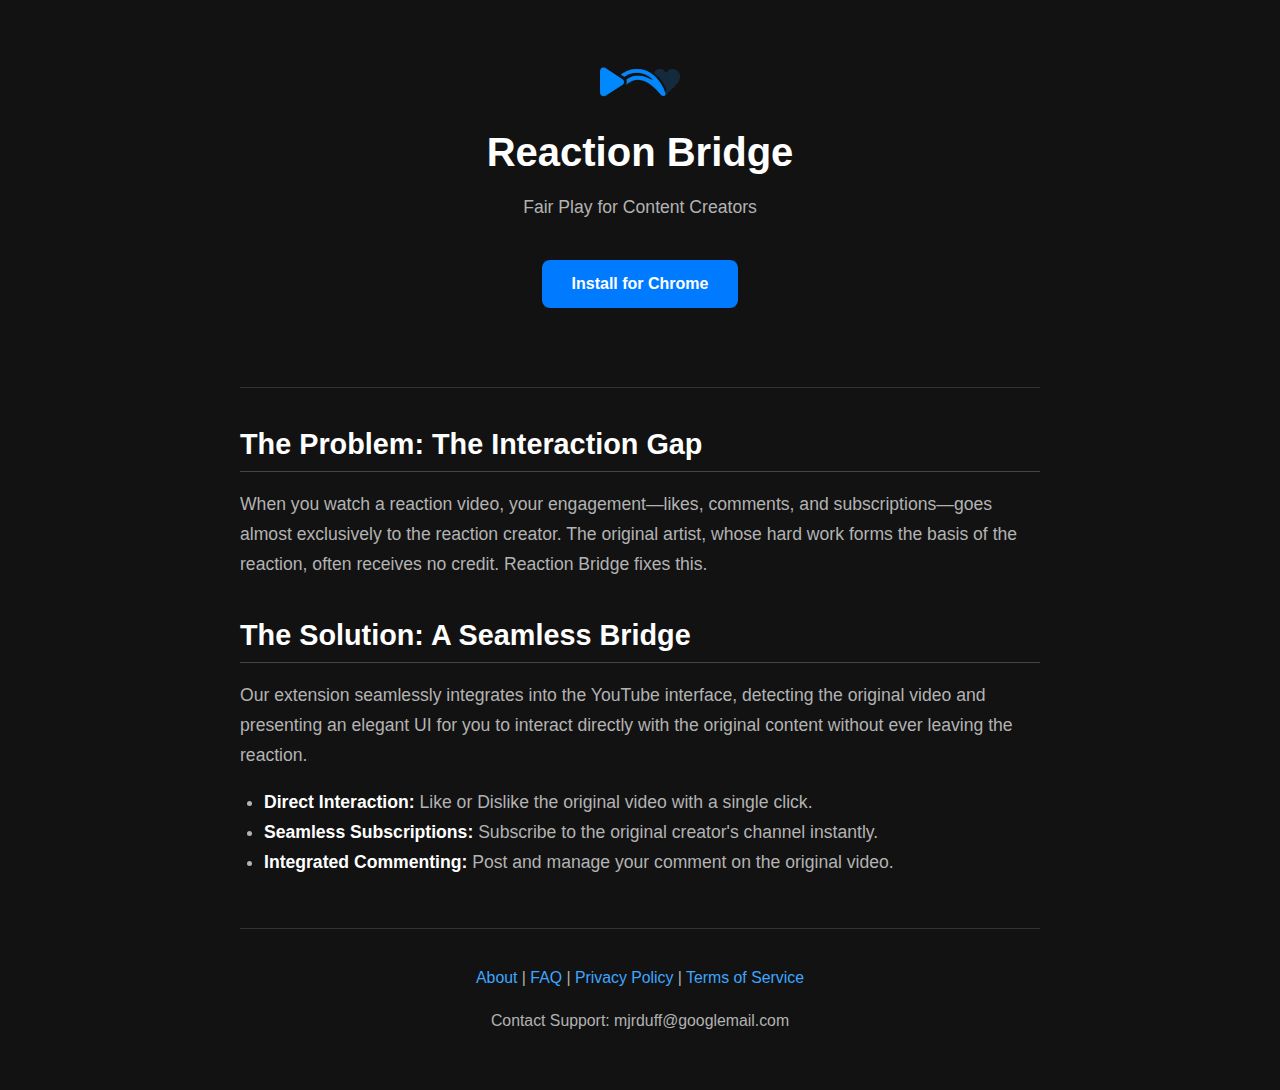
<file: index.html>
<!DOCTYPE html>
<html lang="en">
<head>
    <meta charset="UTF-8">
    <meta name="viewport" content="width=device-width, initial-scale=1.0">
    <meta name="google-site-verification" content="lBQYSsYKd82k62h7gyDHgV0wNcNaaYqQpk5CMCT_TYs" />
    <title>Reaction Bridge - Fair Play for Content Creators</title>
    <link rel="stylesheet" href="style.css">
</head>
<body>
<div class="container">
    <header>
        <img src="icon128.png" alt="Reaction Bridge Logo" class="logo">
        <h1>Reaction Bridge</h1>
        <p>Fair Play for Content Creators</p>
        <a href="https://chrome.google.com/webstore/detail/reaction-bridge/aidikmfhfabmbdcailimadpfmchkcake" id="install-button" class="cta-button">Install for Chrome</a>
        <p id="onboarding-status"></p>
    </header>

    <main>
        <h2>The Problem: The Interaction Gap</h2>
        <p>When you watch a reaction video, your engagement—likes, comments, and subscriptions—goes almost exclusively to the reaction creator. The original artist, whose hard work forms the basis of the reaction, often receives no credit. Reaction Bridge fixes this.</p>

        <h2>The Solution: A Seamless Bridge</h2>
        <p>Our extension seamlessly integrates into the YouTube interface, detecting the original video and presenting an elegant UI for you to interact directly with the original content without ever leaving the reaction.</p>
        <ul>
            <li><strong>Direct Interaction:</strong> Like or Dislike the original video with a single click.</li>
            <li><strong>Seamless Subscriptions:</strong> Subscribe to the original creator's channel instantly.</li>
            <li><strong>Integrated Commenting:</strong> Post and manage your comment on the original video.</li>
        </ul>
    </main>

    <footer>
        <p>
            <a href="about.html">About</a> |
            <a href="faq.html">FAQ</a> |
            <a href="privacy.html">Privacy Policy</a> |
            <a href="terms.html">Terms of Service</a>
        </p>
        <p>Contact Support: mjrduff@googlemail.com</p>
    </footer>
</div>
<script src="github-page.js"></script>
</body>
</html>
</file>
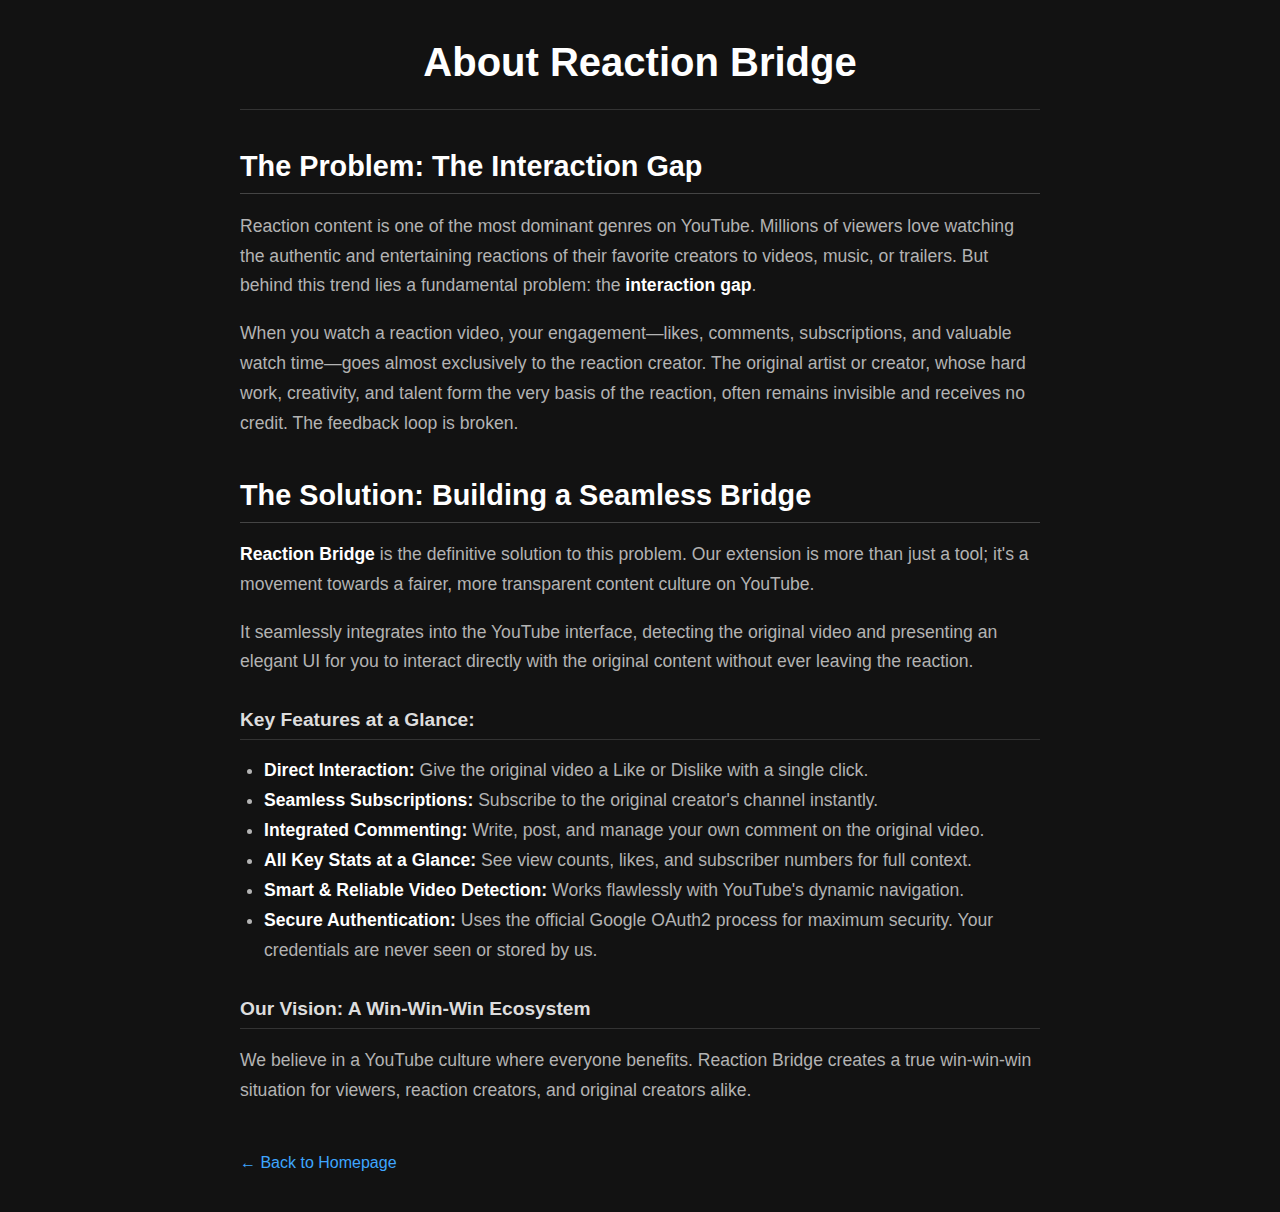
<file: about.html>
<!DOCTYPE html>
<html lang="en">
<head>
    <meta charset="UTF-8">
    <meta name="viewport" content="width=device-width, initial-scale=1.0">
    <title>About - Reaction Bridge</title>
    <link rel="stylesheet" href="style.css">
</head>
<body>
<div class="container">
    <header class="page-header">
        <h1>About Reaction Bridge</h1>
    </header>

    <main>
        <section>
            <h2>The Problem: The Interaction Gap</h2>
            <p>Reaction content is one of the most dominant genres on YouTube. Millions of viewers love watching the authentic and entertaining reactions of their favorite creators to videos, music, or trailers. But behind this trend lies a fundamental problem: the <strong>interaction gap</strong>.</p>
            <p>When you watch a reaction video, your engagement—likes, comments, subscriptions, and valuable watch time—goes almost exclusively to the reaction creator. The original artist or creator, whose hard work, creativity, and talent form the very basis of the reaction, often remains invisible and receives no credit. The feedback loop is broken.</p>
        </section>

        <section>
            <h2>The Solution: Building a Seamless Bridge</h2>
            <p><strong>Reaction Bridge</strong> is the definitive solution to this problem. Our extension is more than just a tool; it's a movement towards a fairer, more transparent content culture on YouTube.</p>
            <p>It seamlessly integrates into the YouTube interface, detecting the original video and presenting an elegant UI for you to interact directly with the original content without ever leaving the reaction.</p>
        </section>

        <section>
            <h4>Key Features at a Glance:</h4>
            <ul>
                <li><strong>Direct Interaction:</strong> Give the original video a Like or Dislike with a single click.</li>
                <li><strong>Seamless Subscriptions:</strong> Subscribe to the original creator's channel instantly.</li>
                <li><strong>Integrated Commenting:</strong> Write, post, and manage your own comment on the original video.</li>
                <li><strong>All Key Stats at a Glance:</strong> See view counts, likes, and subscriber numbers for full context.</li>
                <li><strong>Smart & Reliable Video Detection:</strong> Works flawlessly with YouTube's dynamic navigation.</li>
                <li><strong>Secure Authentication:</strong> Uses the official Google OAuth2 process for maximum security. Your credentials are never seen or stored by us.</li>
            </ul>
        </section>

        <section>
            <h4>Our Vision: A Win-Win-Win Ecosystem</h4>
            <p>We believe in a YouTube culture where everyone benefits. Reaction Bridge creates a true win-win-win situation for viewers, reaction creators, and original creators alike.</p>
        </section>
        <a href="index.html" class="back-link">← Back to Homepage</a>
    </main>
</div>
</body>
</html>
</file>
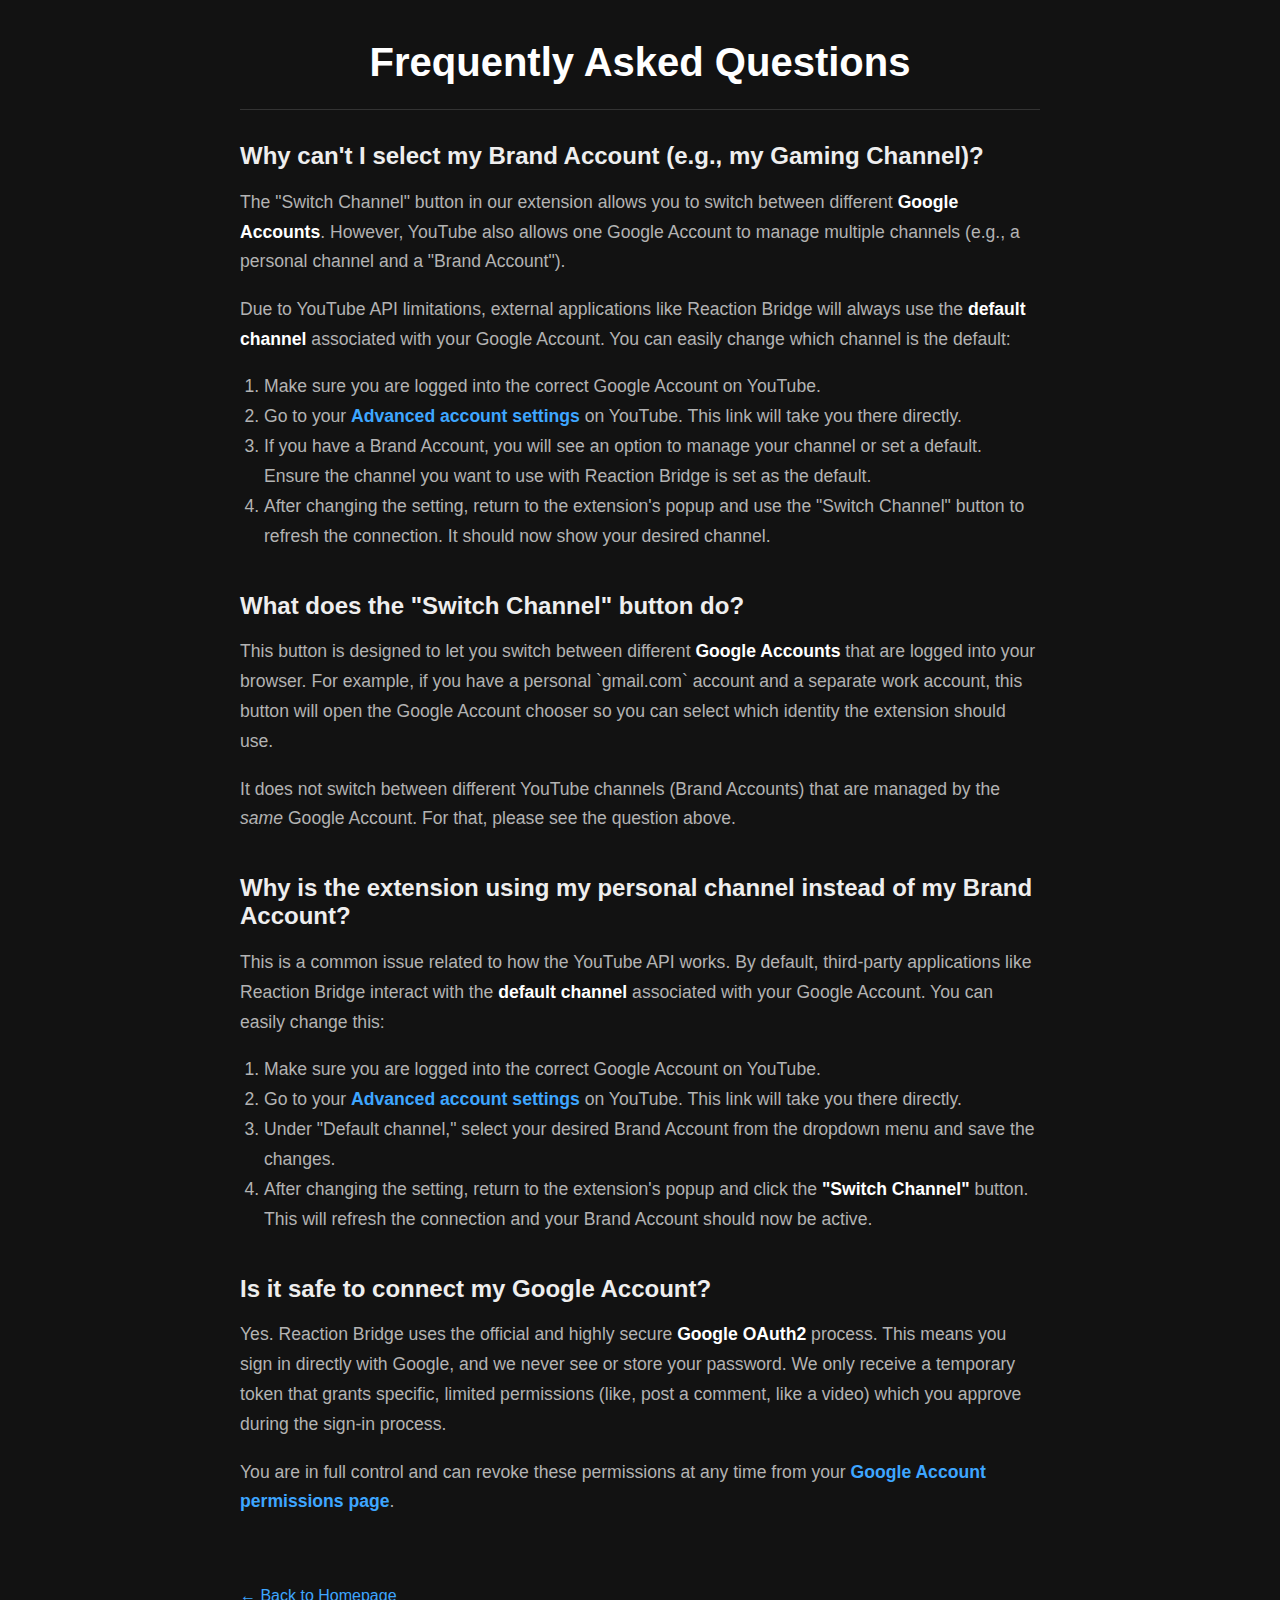
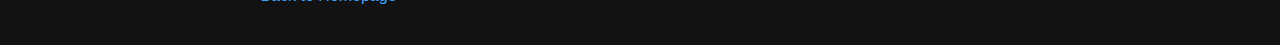
<file: faq.html>
<!DOCTYPE html>
<html lang="en">
<head>
    <meta charset="UTF-8">
    <meta name="viewport" content="width=device-width, initial-scale=1.0">
    <title>FAQ - Reaction Bridge</title>
    <link rel="stylesheet" href="style.css">
</head>
<body>
<div class="container">
    <header class="page-header">
        <h1>Frequently Asked Questions</h1>
    </header>

    <main>
        <section class="faq-item">
            <h3>Why can't I select my Brand Account (e.g., my Gaming Channel)?</h3>
            <p>The "Switch Channel" button in our extension allows you to switch between different <strong>Google Accounts</strong>. However, YouTube also allows one Google Account to manage multiple channels (e.g., a personal channel and a "Brand Account").</p>
            <p>Due to YouTube API limitations, external applications like Reaction Bridge will always use the <strong>default channel</strong> associated with your Google Account. You can easily change which channel is the default:</p>
            <ol>
                <li>Make sure you are logged into the correct Google Account on YouTube.</li>
                <li>Go to your <strong><a href="https://www.youtube.com/account_advanced" target="_blank" rel="noopener noreferrer">Advanced account settings</a></strong> on YouTube. This link will take you there directly.</li>
                <li>If you have a Brand Account, you will see an option to manage your channel or set a default. Ensure the channel you want to use with Reaction Bridge is set as the default.</li>
                <li>After changing the setting, return to the extension's popup and use the "Switch Channel" button to refresh the connection. It should now show your desired channel.</li>
            </ol>
        </section>

        <section class="faq-item">
            <h3>What does the "Switch Channel" button do?</h3>
            <p>This button is designed to let you switch between different <strong>Google Accounts</strong> that are logged into your browser. For example, if you have a personal `gmail.com` account and a separate work account, this button will open the Google Account chooser so you can select which identity the extension should use.</p>
            <p>It does not switch between different YouTube channels (Brand Accounts) that are managed by the <em>same</em> Google Account. For that, please see the question above.</p>
        </section>

        <section class="faq-item">
            <h3>Why is the extension using my personal channel instead of my Brand Account?</h3>
            <p>This is a common issue related to how the YouTube API works. By default, third-party applications like Reaction Bridge interact with the <strong>default channel</strong> associated with your Google Account. You can easily change this:</p>
            <ol>
                <li>Make sure you are logged into the correct Google Account on YouTube.</li>
                <li>Go to your <strong><a href="https://www.youtube.com/account_advanced" target="_blank" rel="noopener noreferrer">Advanced account settings</a></strong> on YouTube. This link will take you there directly.</li>
                <li>Under "Default channel," select your desired Brand Account from the dropdown menu and save the changes.</li>
                <li>After changing the setting, return to the extension's popup and click the <strong>"Switch Channel"</strong> button. This will refresh the connection and your Brand Account should now be active.</li>
            </ol>
        </section>

        <section class="faq-item">
            <h3>Is it safe to connect my Google Account?</h3>
            <p>Yes. Reaction Bridge uses the official and highly secure <strong>Google OAuth2</strong> process. This means you sign in directly with Google, and we never see or store your password. We only receive a temporary token that grants specific, limited permissions (like, post a comment, like a video) which you approve during the sign-in process.</p>
            <p>You are in full control and can revoke these permissions at any time from your <strong><a href="https://myaccount.google.com/permissions" target="_blank" rel="noopener noreferrer">Google Account permissions page</a></strong>.</p>
        </section>
        <a href="index.html" class="back-link">← Back to Homepage</a>
    </main>
</div>
</body>
</html>
</file>
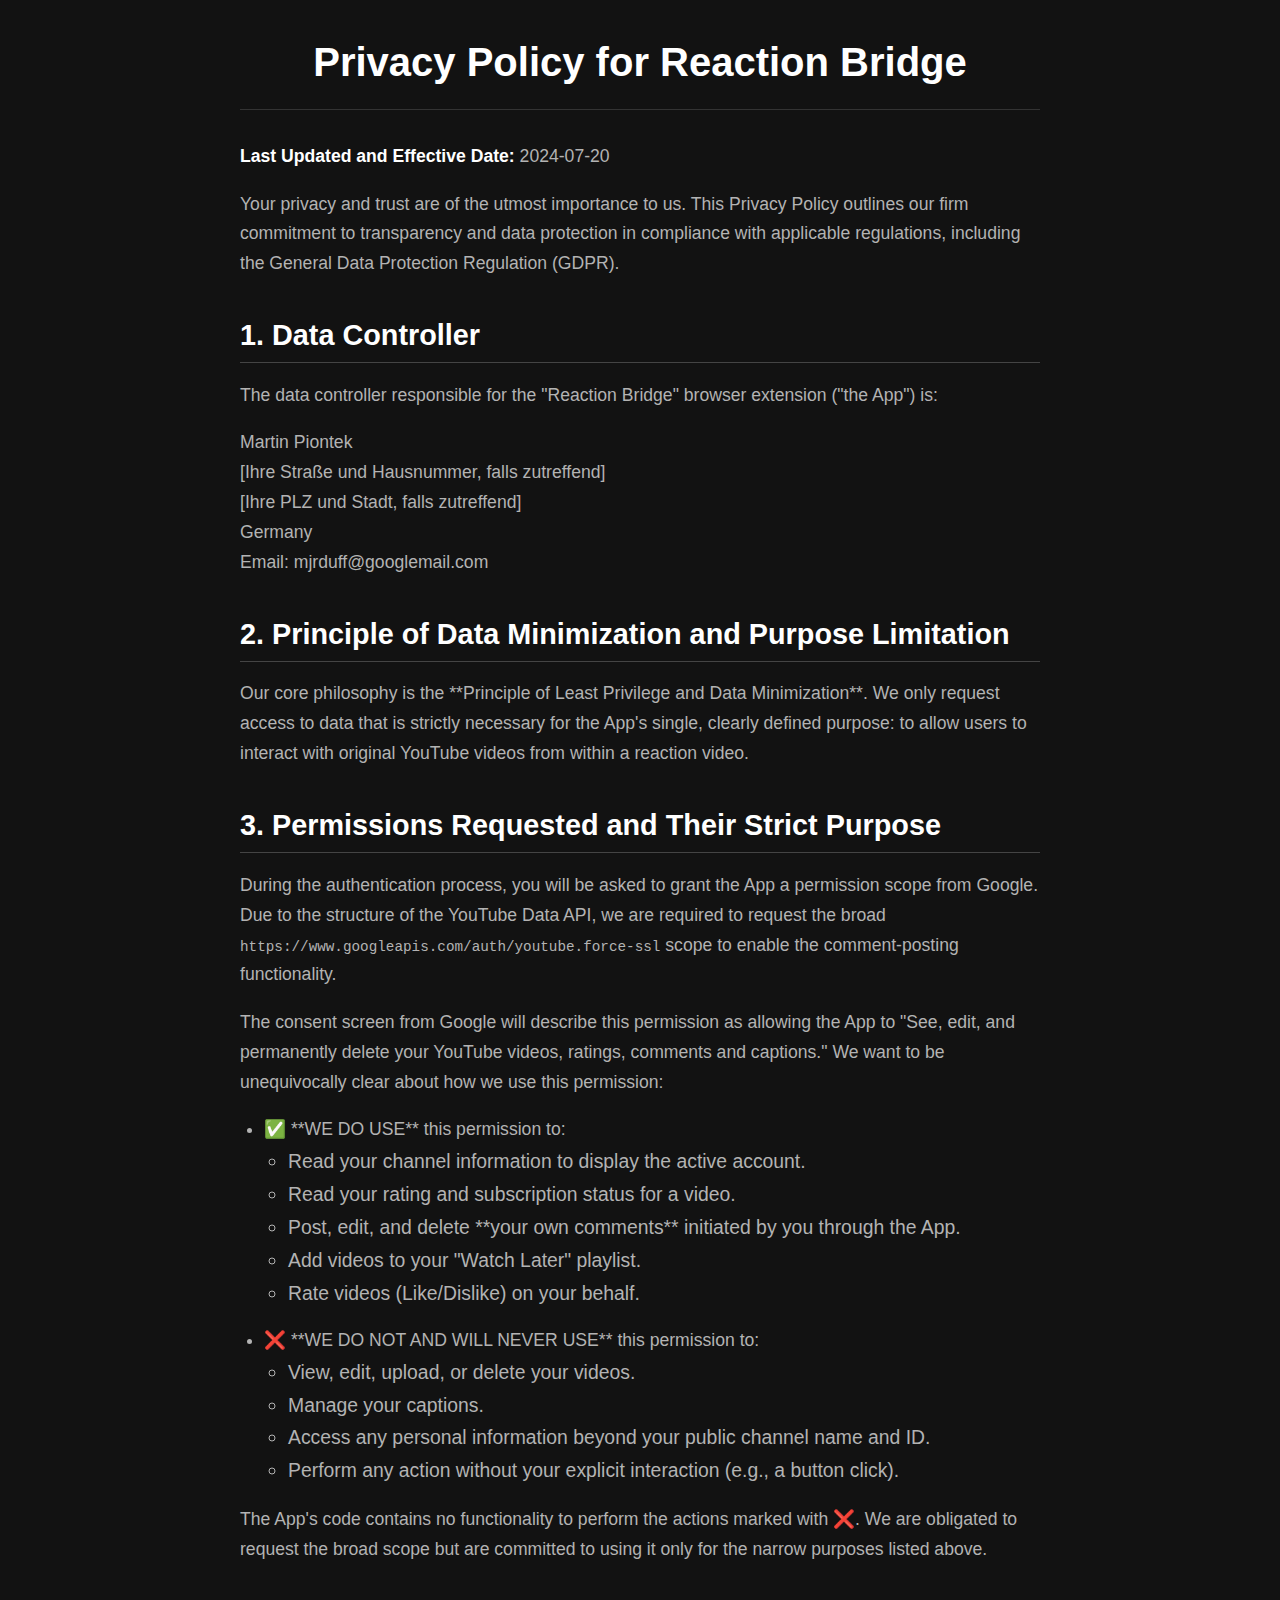
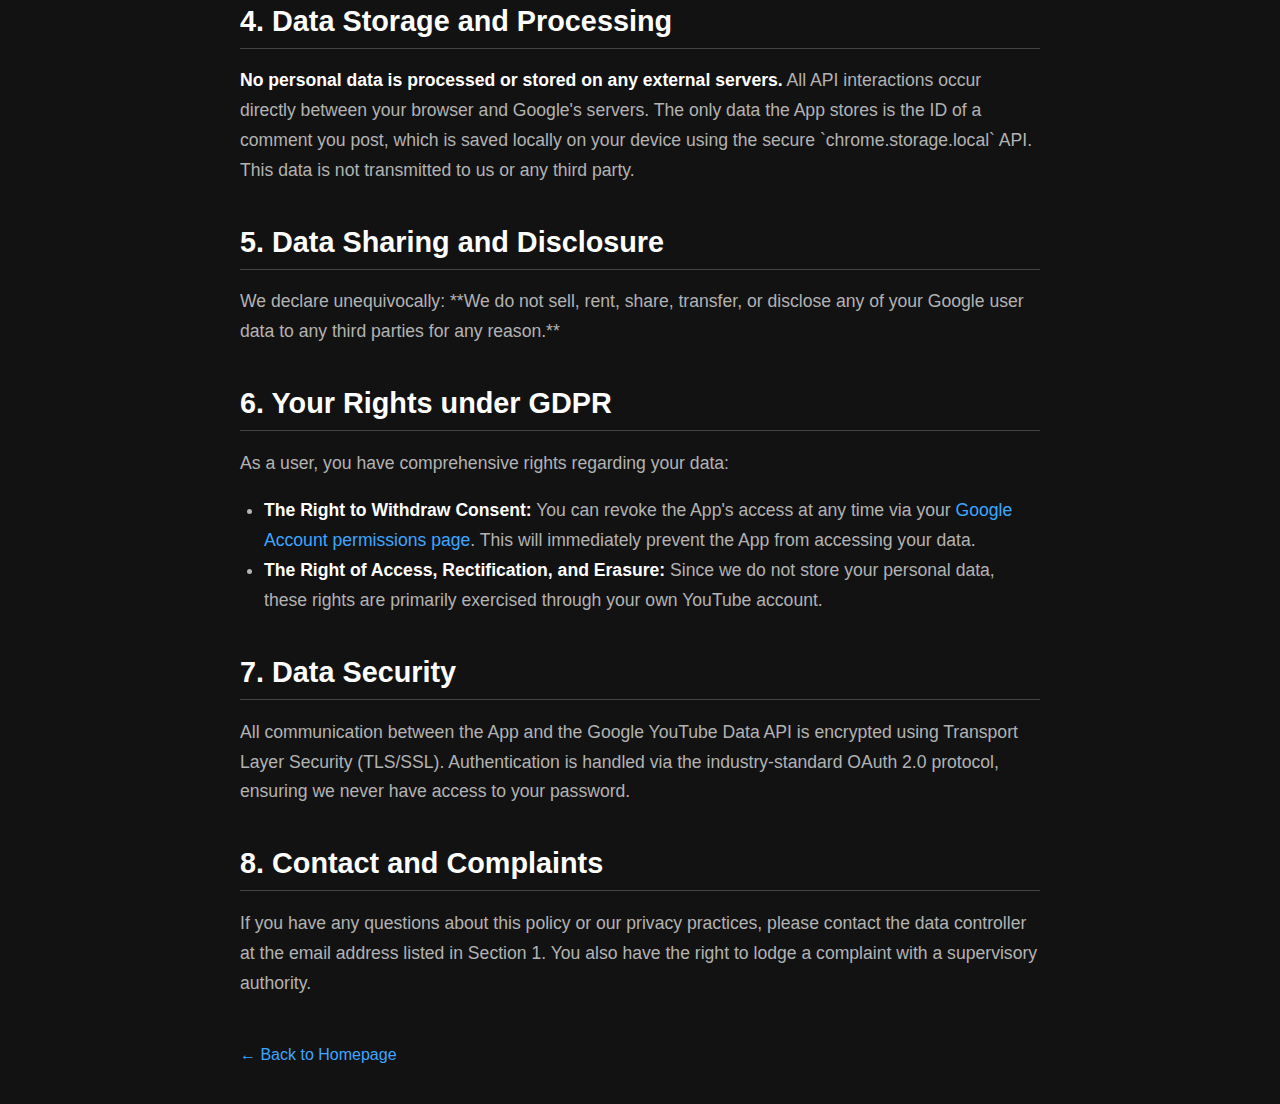
<file: privacy.html>
<!DOCTYPE html>
<html lang="en">
<head>
    <meta charset="UTF-8">
    <meta name="viewport" content="width=device-width, initial-scale=1.0">
    <title>Privacy Policy - Reaction Bridge</title>
    <link rel="stylesheet" href="style.css">
</head>
<body>
<div class="container">
    <header class="page-header">
        <h1>Privacy Policy for Reaction Bridge</h1>
    </header>
    <p><strong>Last Updated and Effective Date:</strong> 2024-07-20</p>
    <p>Your privacy and trust are of the utmost importance to us. This Privacy Policy outlines our firm commitment to transparency and data protection in compliance with applicable regulations, including the General Data Protection Regulation (GDPR).</p>

    <h2>1. Data Controller</h2>
    <p>The data controller responsible for the "Reaction Bridge" browser extension ("the App") is:</p>
    <p>Martin Piontek<br>
        [Ihre Straße und Hausnummer, falls zutreffend]<br>
        [Ihre PLZ und Stadt, falls zutreffend]<br>
        Germany<br>
        Email: mjrduff@googlemail.com</p>

    <h2>2. Principle of Data Minimization and Purpose Limitation</h2>
    <p>Our core philosophy is the **Principle of Least Privilege and Data Minimization**. We only request access to data that is strictly necessary for the App's single, clearly defined purpose: to allow users to interact with original YouTube videos from within a reaction video.</p>

    <h2>3. Permissions Requested and Their Strict Purpose</h2>
    <p>During the authentication process, you will be asked to grant the App a permission scope from Google. Due to the structure of the YouTube Data API, we are required to request the broad <code>https://www.googleapis.com/auth/youtube.force-ssl</code> scope to enable the comment-posting functionality.</p>
    <p>The consent screen from Google will describe this permission as allowing the App to "See, edit, and permanently delete your YouTube videos, ratings, comments and captions." We want to be unequivocally clear about how we use this permission:</p>
    <ul>
        <li>✅ **WE DO USE** this permission to:
            <ul>
                <li>Read your channel information to display the active account.</li>
                <li>Read your rating and subscription status for a video.</li>
                <li>Post, edit, and delete **your own comments** initiated by you through the App.</li>
                <li>Add videos to your "Watch Later" playlist.</li>
                <li>Rate videos (Like/Dislike) on your behalf.</li>
            </ul>
        </li>
        <li>❌ **WE DO NOT AND WILL NEVER USE** this permission to:
            <ul>
                <li>View, edit, upload, or delete your videos.</li>
                <li>Manage your captions.</li>
                <li>Access any personal information beyond your public channel name and ID.</li>
                <li>Perform any action without your explicit interaction (e.g., a button click).</li>
            </ul>
        </li>
    </ul>
    <p>The App's code contains no functionality to perform the actions marked with ❌. We are obligated to request the broad scope but are committed to using it only for the narrow purposes listed above.</p>

    <h2>4. Data Storage and Processing</h2>
    <p><strong>No personal data is processed or stored on any external servers.</strong> All API interactions occur directly between your browser and Google's servers. The only data the App stores is the ID of a comment you post, which is saved locally on your device using the secure `chrome.storage.local` API. This data is not transmitted to us or any third party.</p>

    <h2>5. Data Sharing and Disclosure</h2>
    <p>We declare unequivocally: **We do not sell, rent, share, transfer, or disclose any of your Google user data to any third parties for any reason.**</p>

    <h2>6. Your Rights under GDPR</h2>
    <p>As a user, you have comprehensive rights regarding your data:</p>
    <ul>
        <li><strong>The Right to Withdraw Consent:</strong> You can revoke the App's access at any time via your <a href="https://myaccount.google.com/permissions" target="_blank" rel="noopener noreferrer">Google Account permissions page</a>. This will immediately prevent the App from accessing your data.</li>
        <li><strong>The Right of Access, Rectification, and Erasure:</strong> Since we do not store your personal data, these rights are primarily exercised through your own YouTube account.</li>
    </ul>

    <h2>7. Data Security</h2>
    <p>All communication between the App and the Google YouTube Data API is encrypted using Transport Layer Security (TLS/SSL). Authentication is handled via the industry-standard OAuth 2.0 protocol, ensuring we never have access to your password.</p>

    <h2>8. Contact and Complaints</h2>
    <p>If you have any questions about this policy or our privacy practices, please contact the data controller at the email address listed in Section 1. You also have the right to lodge a complaint with a supervisory authority.</p>

    <a href="index.html" class="back-link">← Back to Homepage</a>
</div>
</body>
</html>
</file>
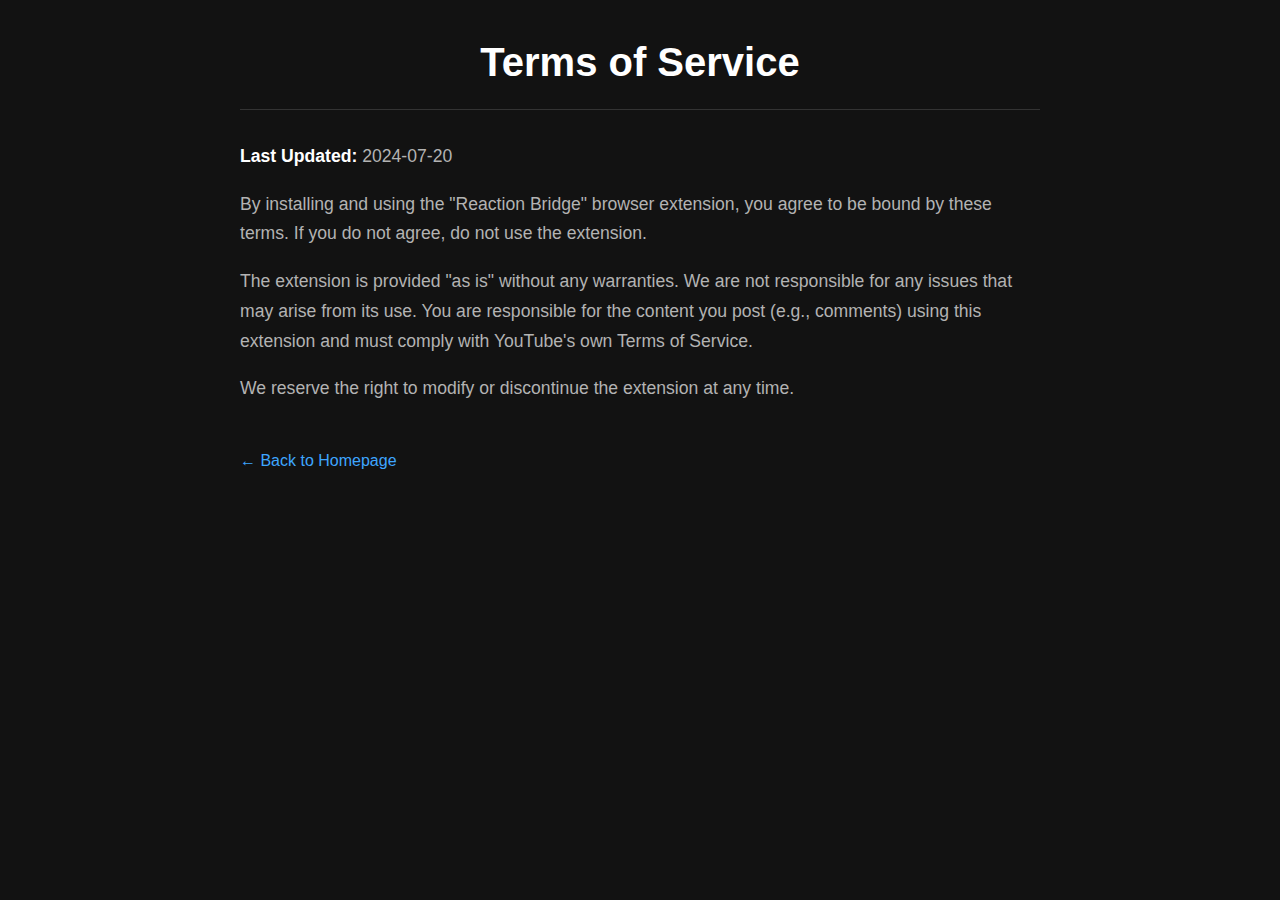
<file: terms.html>
<!DOCTYPE html>
<html lang="en">
<head>
    <meta charset="UTF-8">
    <meta name="viewport" content="width=device-width, initial-scale=1.0">
    <title>Terms of Service - Reaction Bridge</title>
    <link rel="stylesheet" href="style.css">
</head>
<body>
<div class="container">
    <header class="page-header">
        <h1>Terms of Service</h1>
    </header>
    <p><strong>Last Updated:</strong> 2024-07-20</p>

    <p>By installing and using the "Reaction Bridge" browser extension, you agree to be bound by these terms. If you do not agree, do not use the extension.</p>
    <p>The extension is provided "as is" without any warranties. We are not responsible for any issues that may arise from its use. You are responsible for the content you post (e.g., comments) using this extension and must comply with YouTube's own Terms of Service.</p>
    <p>We reserve the right to modify or discontinue the extension at any time.</p>

    <a href="index.html" class="back-link">← Back to Homepage</a>
</div>
</body>
</html>
</file>
<file: style.css>
body {
    font-family: -apple-system, BlinkMacSystemFont, "Segoe UI", Roboto, Helvetica, Arial, sans-serif;
    background-color: #121212;
    color: #e0e0e0;
    margin: 0;
    padding: 40px 20px;
    display: flex;
    justify-content: center;
}

.container {
    max-width: 800px;
    width: 100%;
}

header, .page-header {
    text-align: center;
    padding-bottom: 24px;
    border-bottom: 1px solid #333;
    margin-bottom: 32px;
    display: flex;
    flex-direction: column;
    align-items: center;
}

.logo {
    width: 80px;
    height: 80px;
    margin-bottom: 10px;
}

h1 {
    font-size: 2.5em;
    margin: 0;
    color: #fff;
}

h2 {
    font-size: 1.8em;
    color: #fff;
    border-bottom: 1px solid #444;
    padding-bottom: 10px;
    margin-top: 40px;
    margin-bottom: 16px;
}

h3 {
    font-size: 1.5em;
    color: #eee;
    margin-top: 32px;
    margin-bottom: 12px;
}

h4 {
    font-size: 1.2em;
    margin-top: 32px;
    margin-bottom: 16px;
    color: #ddd;
    border-bottom: 1px solid #333;
    padding-bottom: 8px;
}

p, li {
    font-size: 1.1em;
    line-height: 1.7;
    color: #b3b3b3;
}

strong {
    color: #fff;
    font-weight: 600;
}

a {
    color: #3ea6ff;
    text-decoration: none;
}

a:hover {
    text-decoration: underline;
}

ul, ol {
    list-style-position: outside;
    padding-left: 24px;
    margin: 0 0 16px 0;
}

.cta-button {
    display: inline-block;
    background-color: #007bff;
    color: #fff;
    padding: 15px 30px;
    border-radius: 8px;
    text-decoration: none;
    font-weight: bold;
    margin-top: 20px;
    transition: background-color 0.2s, opacity 0.2s;
}

.cta-button:hover {
    background-color: #0056b3;
    text-decoration: none;
}

.cta-button:disabled {
    background-color: #555;
    cursor: not-allowed;
    opacity: 0.7;
}

#onboarding-status {
    margin-top: 15px;
    font-size: 1em;
    color: #b3b3b3;
    min-height: 1.5em;
}

#onboarding-status.success {
    color: #2ba640;
}

#onboarding-status.error {
    color: #ff4d4d;
}

.faq-item {
    margin-bottom: 40px;
}

.back-link {
    display: inline-block;
    margin-top: 30px;
}

footer {
    text-align: center;
    margin-top: 50px;
    padding-top: 20px;
    border-top: 1px solid #333;
    font-size: 0.9em;
    color: #888;
}
</file>
